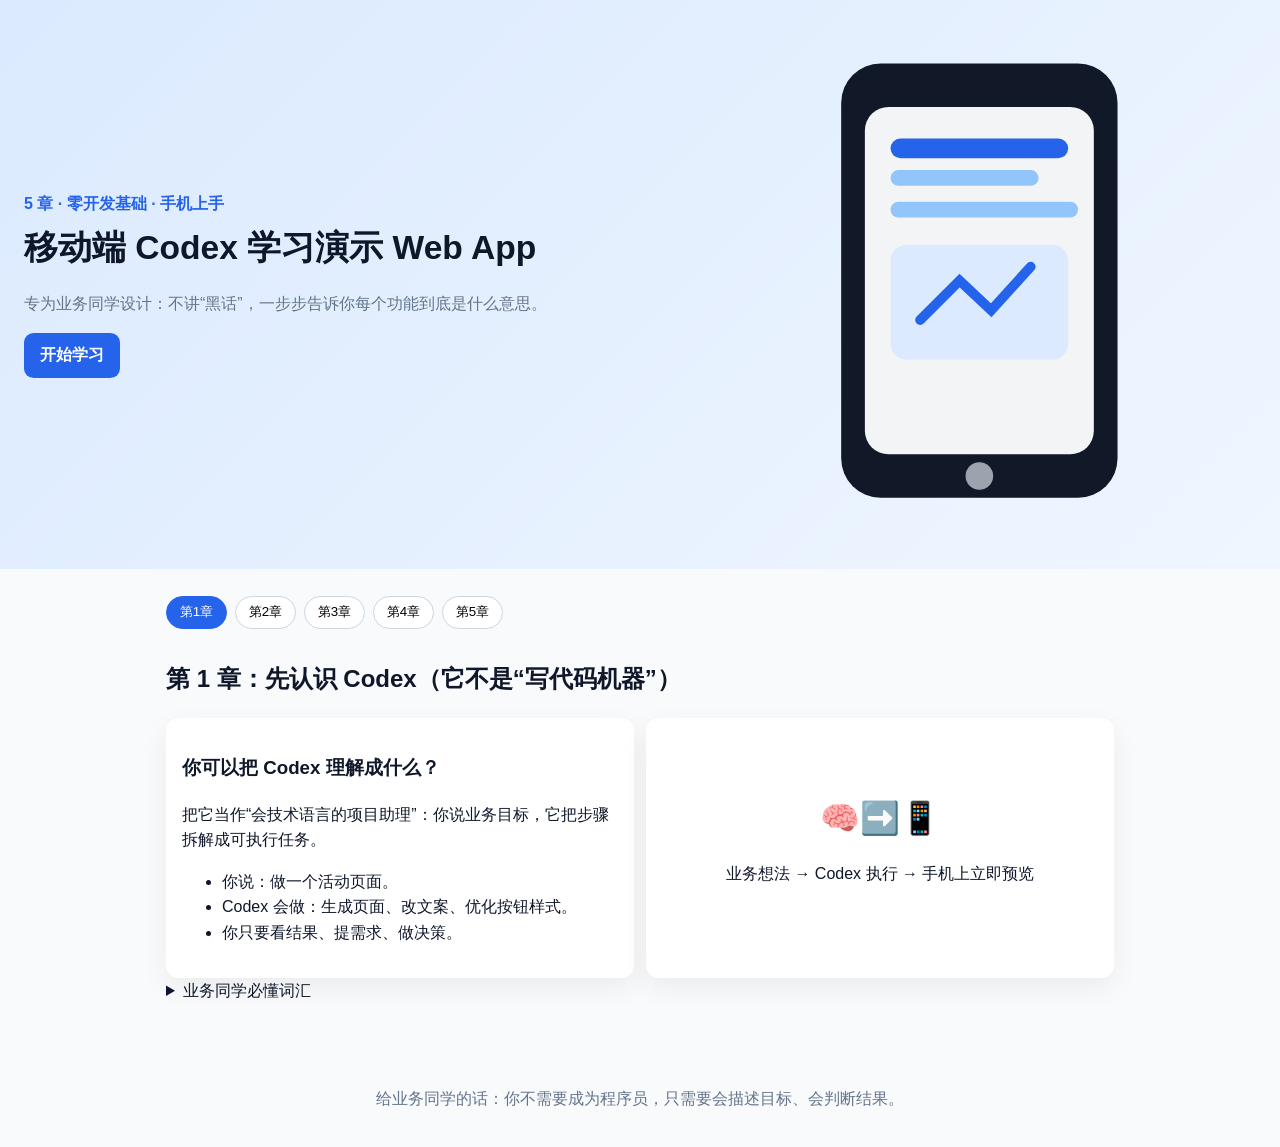
<file: index.html>
<!doctype html>
<html lang="zh-CN">
<head>
  <meta charset="UTF-8" />
  <meta name="viewport" content="width=device-width, initial-scale=1.0" />
  <title>移动端 Codex 入门教程（业务同学版）</title>
  <link rel="stylesheet" href="styles.css" />
</head>
<body>
  <header class="hero">
    <div class="hero__content">
      <p class="tag">5 章 · 零开发基础 · 手机上手</p>
      <h1>移动端 Codex 学习演示 Web App</h1>
      <p class="subtitle">专为业务同学设计：不讲“黑话”，一步步告诉你每个功能到底是什么意思。</p>
      <a href="#chapters" class="btn">开始学习</a>
    </div>
    <div class="hero__art" aria-hidden="true">
      <svg viewBox="0 0 280 260" role="img">
        <rect x="70" y="20" width="140" height="220" rx="20" fill="#111827"/>
        <rect x="82" y="42" width="116" height="176" rx="12" fill="#f3f4f6"/>
        <circle cx="140" cy="229" r="7" fill="#9ca3af"/>
        <rect x="95" y="58" width="90" height="10" rx="5" fill="#2563eb"/>
        <rect x="95" y="74" width="75" height="8" rx="4" fill="#93c5fd"/>
        <rect x="95" y="90" width="95" height="8" rx="4" fill="#93c5fd"/>
        <rect x="95" y="112" width="90" height="58" rx="8" fill="#dbeafe"/>
        <path d="M110 150 L130 130 L146 145 L166 123" stroke="#2563eb" stroke-width="5" fill="none" stroke-linecap="round"/>
      </svg>
    </div>
  </header>

  <main id="chapters" class="container">
    <nav class="chapter-nav" aria-label="章节导航">
      <button data-target="c1" class="active">第1章</button>
      <button data-target="c2">第2章</button>
      <button data-target="c3">第3章</button>
      <button data-target="c4">第4章</button>
      <button data-target="c5">第5章</button>
    </nav>

    <section id="c1" class="chapter active">
      <h2>第 1 章：先认识 Codex（它不是“写代码机器”）</h2>
      <div class="grid">
        <article class="card">
          <h3>你可以把 Codex 理解成什么？</h3>
          <p>把它当作“会技术语言的项目助理”：你说业务目标，它把步骤拆解成可执行任务。</p>
          <ul>
            <li>你说：做一个活动页面。</li>
            <li>Codex 会做：生成页面、改文案、优化按钮样式。</li>
            <li>你只要看结果、提需求、做决策。</li>
          </ul>
        </article>
        <article class="card illustration">
          <div class="icon">🧠➡️📱</div>
          <p>业务想法 → Codex 执行 → 手机上立即预览</p>
        </article>
      </div>
      <details>
        <summary>业务同学必懂词汇</summary>
        <p><strong>Prompt（提示词）</strong>：你给 Codex 的需求描述。</p>
        <p><strong>迭代</strong>：不是推翻重来，而是“在上一个版本继续改”。</p>
      </details>
    </section>

    <section id="c2" class="chapter">
      <h2>第 2 章：手机上怎么用（最简单流程）</h2>
      <div class="timeline">
        <div><span>1</span><p>打开移动端 Codex 页面，登录账号。</p></div>
        <div><span>2</span><p>用一句话说明目标：例如“帮我做一个客户活动介绍页”。</p></div>
        <div><span>3</span><p>让它先出“草稿版”，先看结构，再改细节。</p></div>
        <div><span>4</span><p>通过“继续修改”按钮，逐条优化文案、颜色、排版。</p></div>
      </div>
      <div class="tip">
        <strong>手机操作建议：</strong>每次只提一个改动点。比如“只改按钮颜色为品牌蓝”，结果更稳定。
      </div>
    </section>

    <section id="c3" class="chapter">
      <h2>第 3 章：Git、分支到底是啥（业务语言解释）</h2>
      <div class="grid">
        <article class="card">
          <h3>Git = 版本账本</h3>
          <p>可以理解成“项目修改历史记录本”。每一次保存，都记下是谁改了什么、为什么改。</p>
        </article>
        <article class="card">
          <h3>分支 = 试验副本</h3>
          <p>主分支是正式版本；你新建分支就像“拿一份副本先试改”，不影响正式线上版本。</p>
        </article>
      </div>
      <div class="diagram" aria-label="版本流程图">
        <div class="node main">主分支（正式版）</div>
        <div class="arrow">↘</div>
        <div class="node test">活动页优化分支（试改）</div>
        <div class="arrow">↗</div>
        <div class="node merge">合并回主分支（审核通过）</div>
      </div>
      <p class="tip"><strong>你不用背命令。</strong>你只要知道：分支是“安全试错空间”，合并是“审核后上线”。</p>
    </section>

    <section id="c4" class="chapter">
      <h2>第 4 章：每个常见功能代表什么（超白话）</h2>
      <table>
        <thead>
          <tr><th>功能按钮</th><th>你可以理解为</th><th>你该怎么用</th></tr>
        </thead>
        <tbody>
          <tr><td>New chat</td><td>新开一个需求会话</td><td>做新项目时再点，避免把旧需求混在一起。</td></tr>
          <tr><td>Edit / Modify</td><td>继续打磨当前版本</td><td>一条一条提改动，别一次塞 10 个要求。</td></tr>
          <tr><td>Preview</td><td>手机实时看效果</td><td>先看是否“能用”，再看是否“好看”。</td></tr>
          <tr><td>Commit</td><td>把改动存档</td><td>每完成一个小目标就存档，方便回退。</td></tr>
          <tr><td>PR (Pull Request)</td><td>“申请审核后上线”</td><td>发给技术同学或负责人确认，再合并发布。</td></tr>
        </tbody>
      </table>
    </section>

    <section id="c5" class="chapter">
      <h2>第 5 章：你今天就能上手的实战模板</h2>
      <article class="card">
        <h3>直接复制这段需求给 Codex：</h3>
        <pre id="promptTemplate">请帮我生成一个手机优先的活动介绍网页：
1）顶部要有活动标题+副标题；
2）中间有 3 个卖点卡片（图标+标题+一句话）；
3）底部有报名按钮；
4）整体配色使用蓝白，风格简洁；
5）所有文字我后续会修改，请先给占位文案。</pre>
        <button id="copyBtn" class="btn small">复制模板</button>
      </article>
      <p class="tip">下一步建议：先让 Codex 生成 v1，再说“只改第2个卡片内容”，循序渐进。</p>
    </section>
  </main>

  <footer>
    <p>给业务同学的话：你不需要成为程序员，只需要会描述目标、会判断结果。</p>
  </footer>

  <script src="script.js"></script>
</body>
</html>
</file>
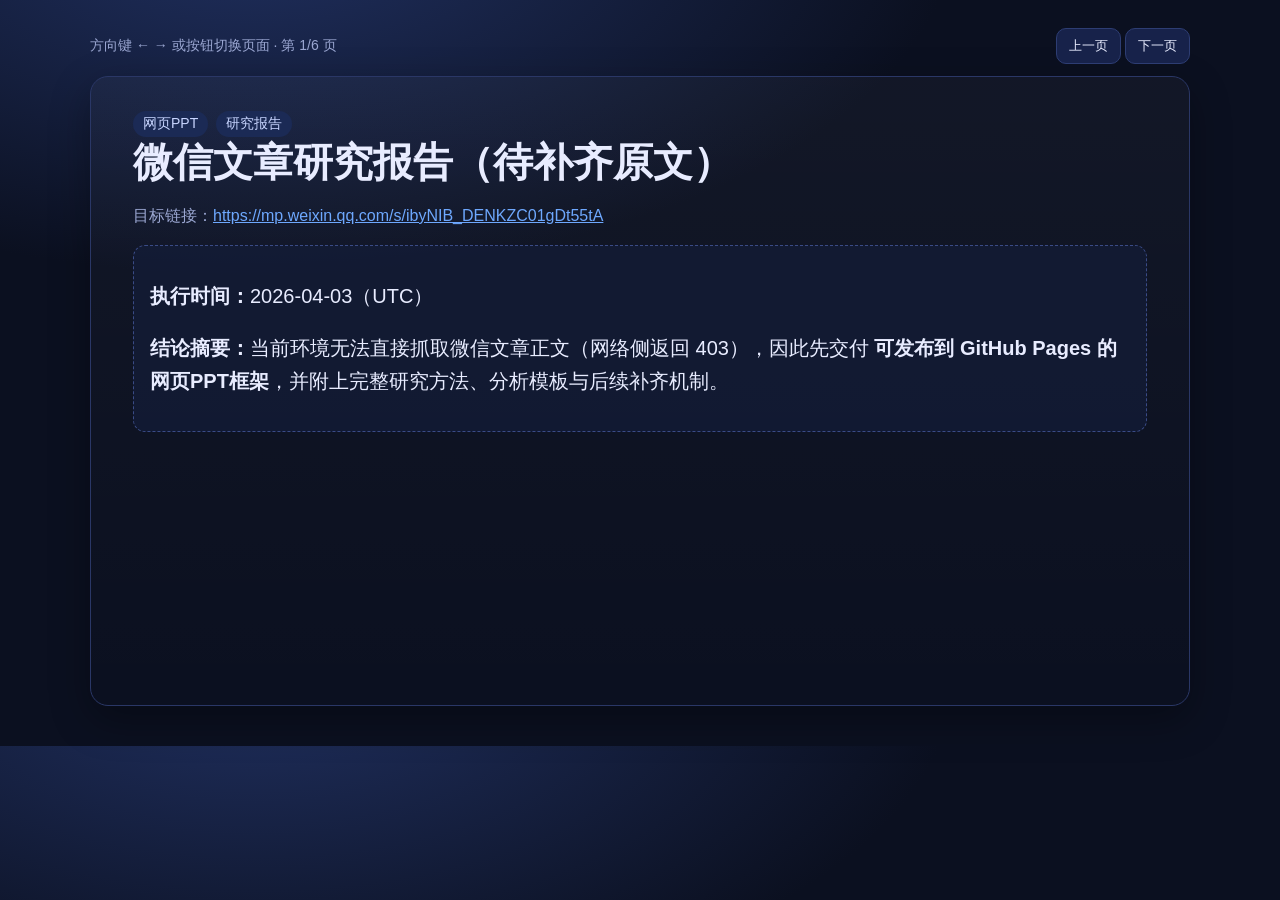
<file: docs/index.html>
<!doctype html>
<html lang="zh-CN">
<head>
  <meta charset="UTF-8" />
  <meta name="viewport" content="width=device-width, initial-scale=1.0" />
  <title>微信文章研究报告（网页PPT）</title>
  <style>
    :root {
      --bg: #0b1020;
      --panel: #121a33;
      --text: #e8ecff;
      --muted: #9aa6d1;
      --accent: #6ea8fe;
      --ok: #4dd4ac;
      --warn: #f6bd60;
    }
    * { box-sizing: border-box; }
    body {
      margin: 0;
      font-family: -apple-system, BlinkMacSystemFont, "Segoe UI", Roboto, "PingFang SC", "Noto Sans CJK SC", "Microsoft YaHei", sans-serif;
      background: radial-gradient(1000px 500px at 20% -10%, #203060 0, var(--bg) 70%);
      color: var(--text);
    }
    .deck { width: min(1100px, 94vw); margin: 28px auto 40px; }
    .toolbar {
      display: flex; justify-content: space-between; align-items: center;
      margin-bottom: 12px; color: var(--muted); font-size: 14px;
    }
    .btns button {
      border: 1px solid #2d3d73; background: #17224a; color: var(--text);
      border-radius: 10px; padding: 8px 12px; cursor: pointer;
    }
    .slide {
      display: none; min-height: 70vh; padding: 34px 42px;
      background: linear-gradient(180deg, rgba(255,255,255,0.03), rgba(255,255,255,0));
      border: 1px solid #2a3766; border-radius: 18px;
      box-shadow: 0 14px 40px rgba(0,0,0,.32);
    }
    .slide.active { display: block; }
    h1, h2 { margin: 0 0 14px; line-height: 1.25; }
    h1 { font-size: 40px; }
    h2 { font-size: 30px; }
    p, li { font-size: 20px; line-height: 1.62; }
    ul { margin-top: 6px; }
    .meta { color: var(--muted); font-size: 16px; }
    .tag {
      display: inline-block; margin-right: 8px; padding: 4px 10px;
      border-radius: 999px; background: #1b2a55; color: #c8d5ff; font-size: 14px;
    }
    .box {
      margin: 14px 0; padding: 14px 16px; border: 1px dashed #3a4b86;
      border-radius: 12px; background: rgba(20,30,60,.6);
    }
    .ok { color: var(--ok); }
    .warn { color: var(--warn); }
    a { color: var(--accent); }
  </style>
</head>
<body>
  <main class="deck">
    <div class="toolbar">
      <div>方向键 ← → 或按钮切换页面 · 第 <span id="cur">1</span>/<span id="total">1</span> 页</div>
      <div class="btns">
        <button id="prev">上一页</button>
        <button id="next">下一页</button>
      </div>
    </div>

    <section class="slide active">
      <span class="tag">网页PPT</span><span class="tag">研究报告</span>
      <h1>微信文章研究报告（待补齐原文）</h1>
      <p class="meta">目标链接：<a href="https://mp.weixin.qq.com/s/ibyNIB_DENKZC01gDt55tA">https://mp.weixin.qq.com/s/ibyNIB_DENKZC01gDt55tA</a></p>
      <div class="box">
        <p><strong>执行时间：</strong>2026-04-03（UTC）</p>
        <p><strong>结论摘要：</strong>当前环境无法直接抓取微信文章正文（网络侧返回 403），因此先交付 <strong>可发布到 GitHub Pages 的网页PPT框架</strong>，并附上完整研究方法、分析模板与后续补齐机制。</p>
      </div>
    </section>

    <section class="slide">
      <h2>1. 数据获取状态</h2>
      <ul>
        <li>尝试使用 <code>curl -L</code> 直接抓取文章页面，返回 <strong class="warn">CONNECT tunnel failed, response 403</strong>。</li>
        <li>尝试通过搜索引擎反查该短链 ID，未获得可替代的公开转载正文。</li>
        <li>因此当前版本采用“<strong>先上线展示框架 + 后续补齐正文内容</strong>”策略，确保你可以先拿到可访问链接。</li>
      </ul>
      <p class="meta">建议：你把文章全文贴给我（或提供可直连的镜像链接），我可以在同一份 PPT 中二次提交完整研究版。</p>
    </section>

    <section class="slide">
      <h2>2. 深度研究框架（已就位）</h2>
      <ul>
        <li><strong>结构拆解：</strong>主题、观点链路、论据来源、叙事节奏、受众定位。</li>
        <li><strong>可信度评估：</strong>事实核查、数据口径、案例可复现性、潜在偏见。</li>
        <li><strong>价值提炼：</strong>可执行建议、适用边界、风险清单。</li>
        <li><strong>传播分析：</strong>标题策略、开头抓力、图文密度、转化路径设计。</li>
      </ul>
      <div class="box">
        <p>补齐正文后，可在 1 次迭代内输出：<strong>逐段批注版 + 管理层摘要版 + 行动路线图版</strong> 三套内容。</p>
      </div>
    </section>

    <section class="slide">
      <h2>3. 交付物（当前）</h2>
      <ul>
        <li class="ok">已创建可直接部署的静态网页 PPT（本文件）。</li>
        <li class="ok">已适配键盘翻页与页码显示，方便演示和录屏。</li>
        <li class="ok">已按 GitHub Pages 目录约定放置在 <code>docs/</code> 目录。</li>
      </ul>
      <div class="box">
        <p><strong>你将获得：</strong>仓库启用 Pages 后的在线访问链接（形如 <code>https://&lt;用户名&gt;.github.io/&lt;仓库名&gt;/</code>）。</p>
      </div>
    </section>

    <section class="slide">
      <h2>4. 下一步（你只需做 1 件事）</h2>
      <ol>
        <li>把该微信文章全文粘贴给我（或上传文本文件）。</li>
      </ol>
      <p>我将基于同一份网页PPT做“完整研究增强版”，包括：</p>
      <ul>
        <li>核心观点树（主张-证据-反证）</li>
        <li>逐段精读与可疑点核验</li>
        <li>可执行策略（短期/中期/长期）</li>
        <li>一页式结论卡（适合老板快速决策）</li>
      </ul>
    </section>

    <section class="slide">
      <h2>附录：部署说明（GitHub Pages）</h2>
      <ol>
        <li>将本仓库推送到你的 GitHub 远程仓库。</li>
        <li>在仓库 Settings → Pages 中选择：<code>Deploy from a branch</code>。</li>
        <li>分支选择：<code>work</code>（或默认分支）/ 文件夹：<code>/docs</code>。</li>
        <li>保存后等待 1~3 分钟，访问生成链接。</li>
      </ol>
      <p class="meta">如果你给我远程仓库地址和权限，我可以继续自动化到可直接访问的最终链接。</p>
    </section>
  </main>

  <script>
    const slides = [...document.querySelectorAll('.slide')];
    const total = document.getElementById('total');
    const cur = document.getElementById('cur');
    let idx = 0;
    total.textContent = slides.length;

    function render() {
      slides.forEach((s, i) => s.classList.toggle('active', i === idx));
      cur.textContent = idx + 1;
    }

    function next() { idx = (idx + 1) % slides.length; render(); }
    function prev() { idx = (idx - 1 + slides.length) % slides.length; render(); }

    document.getElementById('next').addEventListener('click', next);
    document.getElementById('prev').addEventListener('click', prev);

    document.addEventListener('keydown', (e) => {
      if (e.key === 'ArrowRight' || e.key === 'PageDown' || e.key === ' ') next();
      if (e.key === 'ArrowLeft' || e.key === 'PageUp') prev();
    });
  </script>
</body>
</html>
</file>
<file: styles.css>
:root {
  --bg: #f8fafc;
  --text: #0f172a;
  --blue: #2563eb;
  --card: #ffffff;
  --muted: #64748b;
}
* { box-sizing: border-box; }
body {
  margin: 0;
  font-family: -apple-system, BlinkMacSystemFont, "Segoe UI", Roboto, Helvetica, Arial, "PingFang SC", "Microsoft YaHei", sans-serif;
  background: var(--bg);
  color: var(--text);
  line-height: 1.6;
}
.hero {
  display: grid;
  grid-template-columns: 1.2fr 1fr;
  gap: 1rem;
  align-items: center;
  padding: 1.5rem;
  background: linear-gradient(135deg, #dbeafe, #eff6ff);
}
.hero h1 { margin: .3rem 0; font-size: clamp(1.4rem, 4vw, 2.1rem); }
.tag { color: var(--blue); font-weight: 700; margin: 0; }
.subtitle { color: var(--muted); margin-bottom: 1rem; }
.btn {
  display: inline-block;
  background: var(--blue);
  color: white;
  border: 0;
  padding: .62rem 1rem;
  border-radius: .6rem;
  text-decoration: none;
  font-weight: 600;
  cursor: pointer;
}
.btn.small { margin-top: .5rem; }
.container { max-width: 980px; margin: 0 auto; padding: 1rem; }
.chapter-nav {
  position: sticky;
  top: 0;
  display: flex;
  gap: .5rem;
  overflow: auto;
  padding: .7rem 0;
  background: var(--bg);
}
.chapter-nav button {
  border: 1px solid #cbd5e1;
  background: white;
  border-radius: 999px;
  padding: .4rem .8rem;
  white-space: nowrap;
}
.chapter-nav button.active { background: var(--blue); color: white; border-color: var(--blue); }
.chapter { display: none; margin: 1rem 0 2rem; }
.chapter.active { display: block; }
.grid {
  display: grid;
  grid-template-columns: repeat(auto-fit, minmax(230px, 1fr));
  gap: .8rem;
}
.card {
  background: var(--card);
  border-radius: .8rem;
  padding: 1rem;
  box-shadow: 0 10px 28px rgba(2, 6, 23, 0.06);
}
.illustration { display: flex; flex-direction: column; justify-content: center; align-items: center; }
.icon { font-size: 2rem; }
.timeline > div {
  display: grid;
  grid-template-columns: 36px 1fr;
  gap: .7rem;
  background: white;
  margin: .6rem 0;
  border-radius: .8rem;
  padding: .75rem;
}
.timeline span {
  background: var(--blue);
  color: white;
  width: 32px;
  height: 32px;
  border-radius: 50%;
  display: flex;
  align-items: center;
  justify-content: center;
  font-weight: bold;
}
.tip {
  background: #e0f2fe;
  border-left: 4px solid #0284c7;
  padding: .7rem;
  border-radius: .4rem;
}
.diagram {
  margin: .8rem 0;
  display: grid;
  gap: .45rem;
  justify-items: start;
}
.node {
  background: white;
  border: 1px dashed #94a3b8;
  border-radius: .6rem;
  padding: .5rem .75rem;
}
table {
  width: 100%;
  border-collapse: collapse;
  background: white;
  border-radius: .8rem;
  overflow: hidden;
}
th, td { border: 1px solid #e2e8f0; padding: .6rem; text-align: left; }
pre {
  background: #0f172a;
  color: #e2e8f0;
  padding: .85rem;
  border-radius: .6rem;
  overflow-x: auto;
}
footer { text-align: center; color: var(--muted); padding: 1.2rem; }
@media (max-width: 760px) {
  .hero { grid-template-columns: 1fr; }
  .hero__art { order: -1; }
}
</file>
